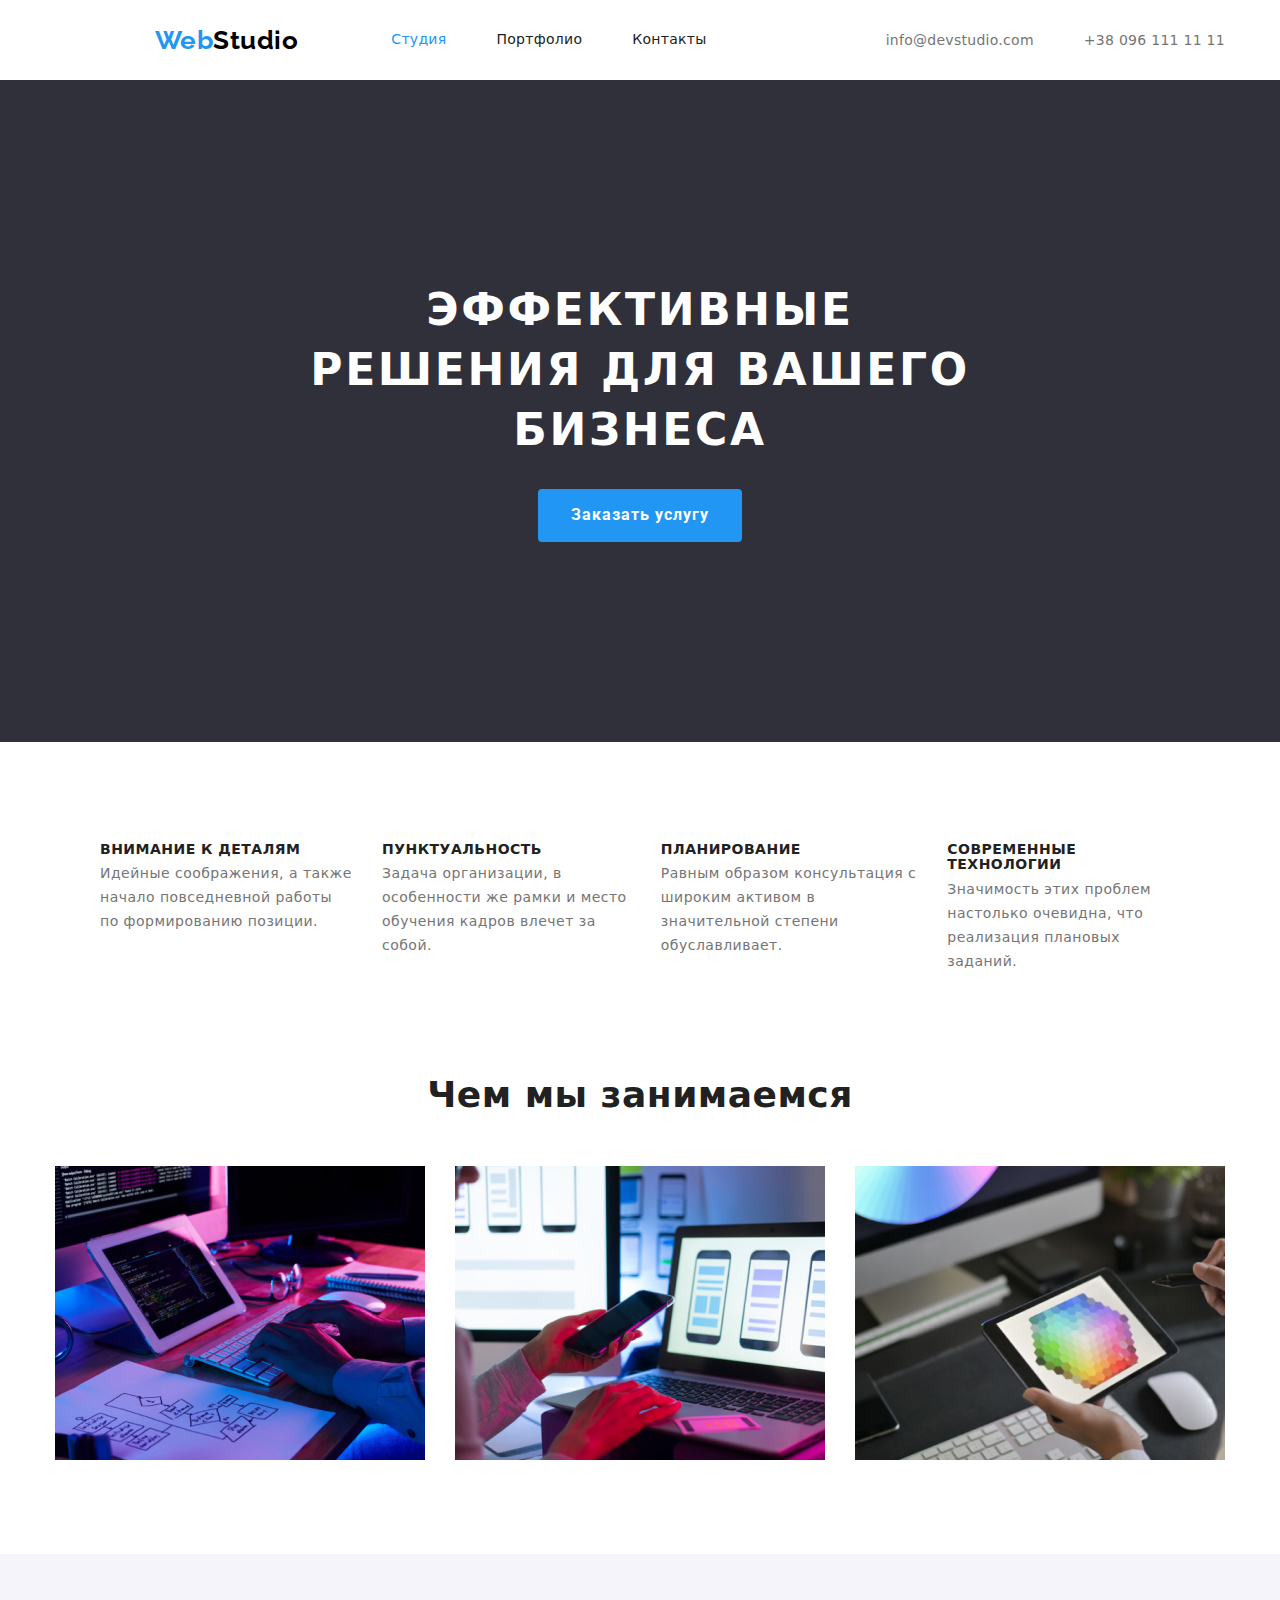
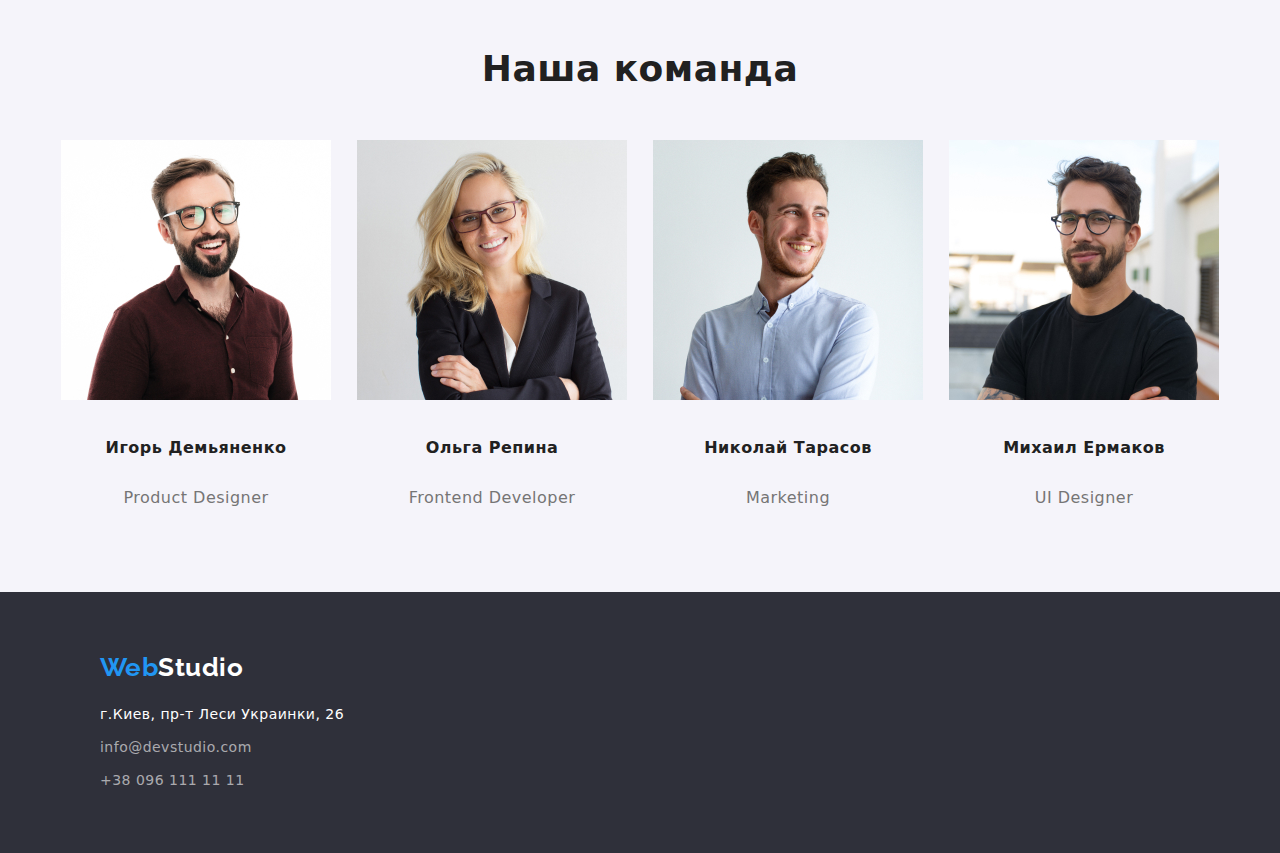
<file: index.html>
<!DOCTYPE html>
<html lang="ru">

<head>
    <meta charset="UTF-8" />
    <meta http-equiv="X-UA-Compatible" content="IE=edge" />
    <meta name="viewport" content="width=device-width, initial-scale=1.0" />
    <title>Студия</title>
    <link rel="preconnect" href="https://fonts.googleapis.com" />
    <link rel="preconnect" href="https://fonts.gstatic.com" crossorigin />
    <link rel="stylesheet"
        href="https://fonts.googleapis.com/css2?family=Raleway:wght@700&family=Roboto:wght@400;500;700;900&display=swap" />
    <link rel="stylesheet" href="./WebStudio-css/styles.css" />
    <link rel="stylesheet" href="./modern-normalize.css" />
</head>

<body>
    <!-- Шапка -->
    <header class="container">
        <nav class="header-nav">
            <a class="logo link" href="./index.html">Web<span class="logo-black">Studio</span></a>
            <ul class="header-nav-list list">
                <li class="header-nav-item">
                    <a class="header-nav-link link current" href="./index.html">Студия</a>
                </li>
                <li class="header-nav-item">
                    <a class="header-nav-link link" href="./portfolio.html">Портфолио</a>
                </li>
                <li class="header-nav-item">
                    <a class="header-nav-link link" href="">Контакты</a>
                </li>
            </ul>
        </nav>
        <ul class="flex-box-container">
            <li class="header-contact-item">
                <a class="header-contact-link link" href="mailto:info@devstudio.com">info@devstudio.com</a>
            </li>
            <li class="header-contact-item">
                <a class="header-contact-link link" href="tel:+380961111111">+38 096 111 11 11</a>
            </li>
        </ul>
    </header>
    <!-- Основной контент -->
    <main>
        <!-- Герой -->
        <section class="hero">
            <h1 class="hero-title">Эффективные решения для вашего бизнеса</h1>
            <button class="hero-btn" type="button">Заказать услугу</button>
        </section>
        <!-- Список преимуществ -->
        <section class="features-section">
            <!-- h2 Преимущества спрятать в css правильно -->
            <h2 hidden>Преимущества</h2>
            <ul class="features-list list">
                <li class="features-item">
                    <h3 class="features-title">Внимание к деталям</h3>
                    <p class="features-text">
                        Идейные соображения, а также начало повседневной работы по
                        формированию позиции.
                    </p>
                </li>
                <li class="features-item">
                    <h3 class="features-title">Пунктуальность</h3>
                    <p class="features-text">
                        Задача организации, в особенности же рамки и место обучения кадров
                        влечет за собой.
                    </p>
                </li>
                <li class="features-item">
                    <h3 class="features-title">Планирование</h3>
                    <p class="features-text">
                        Равным образом консультация с широким активом в значительной
                        степени обуславливает.
                    </p>
                </li>
                <li class="features-item">
                    <h3 class="features-title">Современные технологии</h3>
                    <p class="features-text">
                        Значимость этих проблем настолько очевидна, что реализация
                        плановых заданий.
                    </p>
                </li>
            </ul>
        </section>
        <!-- Список занятий -->
        <section class="work-section">
            <h2 class="section-title">Чем мы занимаемся</h2>
            <ul class="work-list list">
                <li class="work-item">
                    <img src="./images/img.jpg" alt="сотрудник создает программу" width="370" height="294" />
                </li>
                <li class="work-item">
                    <img src="./images/img2.jpg" alt="сотрудник создает мобильное приложение" width="370"
                        height="294" />
                </li>
                <li class="work-item">
                    <img src="./images/img3.jpg" alt="веб-дизайнер выбирает палитру" width="370" height="294" />
                </li>
            </ul>
        </section>
        <!-- Команда -->
        <section class="team-section">
            <h2 class="section-title">Наша команда</h2>
            <ul class="team-list list">
                <li class="team-item">
                    <img src="./images/img4.jpg" alt="фото Игоря Демьяненко" width="270" height="260" />
                    <h3 class="team-worker">Игорь Демьяненко</h3>
                    <p class="team-profession" lang="en">Product Designer</p>
                </li>
                <li class="team-item">
                    <img src="./images/img5.jpg" alt="фото Ольги Репиной" width="270" height="260" />
                    <h3 class="team-worker">Ольга Репина</h3>
                    <p class="team-profession" lang="en">Frontend Developer</p>
                </li>
                <li class="team-item">
                    <img src="./images/img6.jpg" alt="фото Николая Тарасова" width="270" height="260" />
                    <h3 class="team-worker">Николай Тарасов</h3>
                    <p class="team-profession" lang="en">Marketing</p>
                </li>
                <li class="team-item">
                    <img src="./images/img7.jpg" alt="фото Михаила Ермакова" width="270" height="260" />
                    <h3 class="team-worker">Михаил Ермаков</h3>
                    <p class="team-profession" lang="en">UI Designer</p>
                </li>
            </ul>
        </section>
    </main>
    <!-- Подвал -->
    <footer class="footer">
        <a class="logo link" href="./index.html">Web<span class="logo-white">Studio</span></a>
        <!-- Список контактов -->
        <address class="footer-contact">
            <ul class="footer-contact-list list">
                <li class="footer-contact-item">
                    <a class="footer-contact-link address link" href="https://goo.gl/maps/CdvJLRiEL6Q8Smko8"
                        target="_blank" rel="noreferrer noopener">г.Киев, пр-т Леси Украинки, 26</a>
                </li>
                <li class="footer-contact-item">
                    <a class="footer-contact-link link" href="mailto:info@devstudio.com">info@devstudio.com</a>
                </li>
                <li class="footer-contact-item">
                    <a class="footer-contact-link link" href="tel:+380961111111">+38 096 111 11 11</a>
                </li>
            </ul>
        </address>
    </footer>
</body>

</html>
</file>
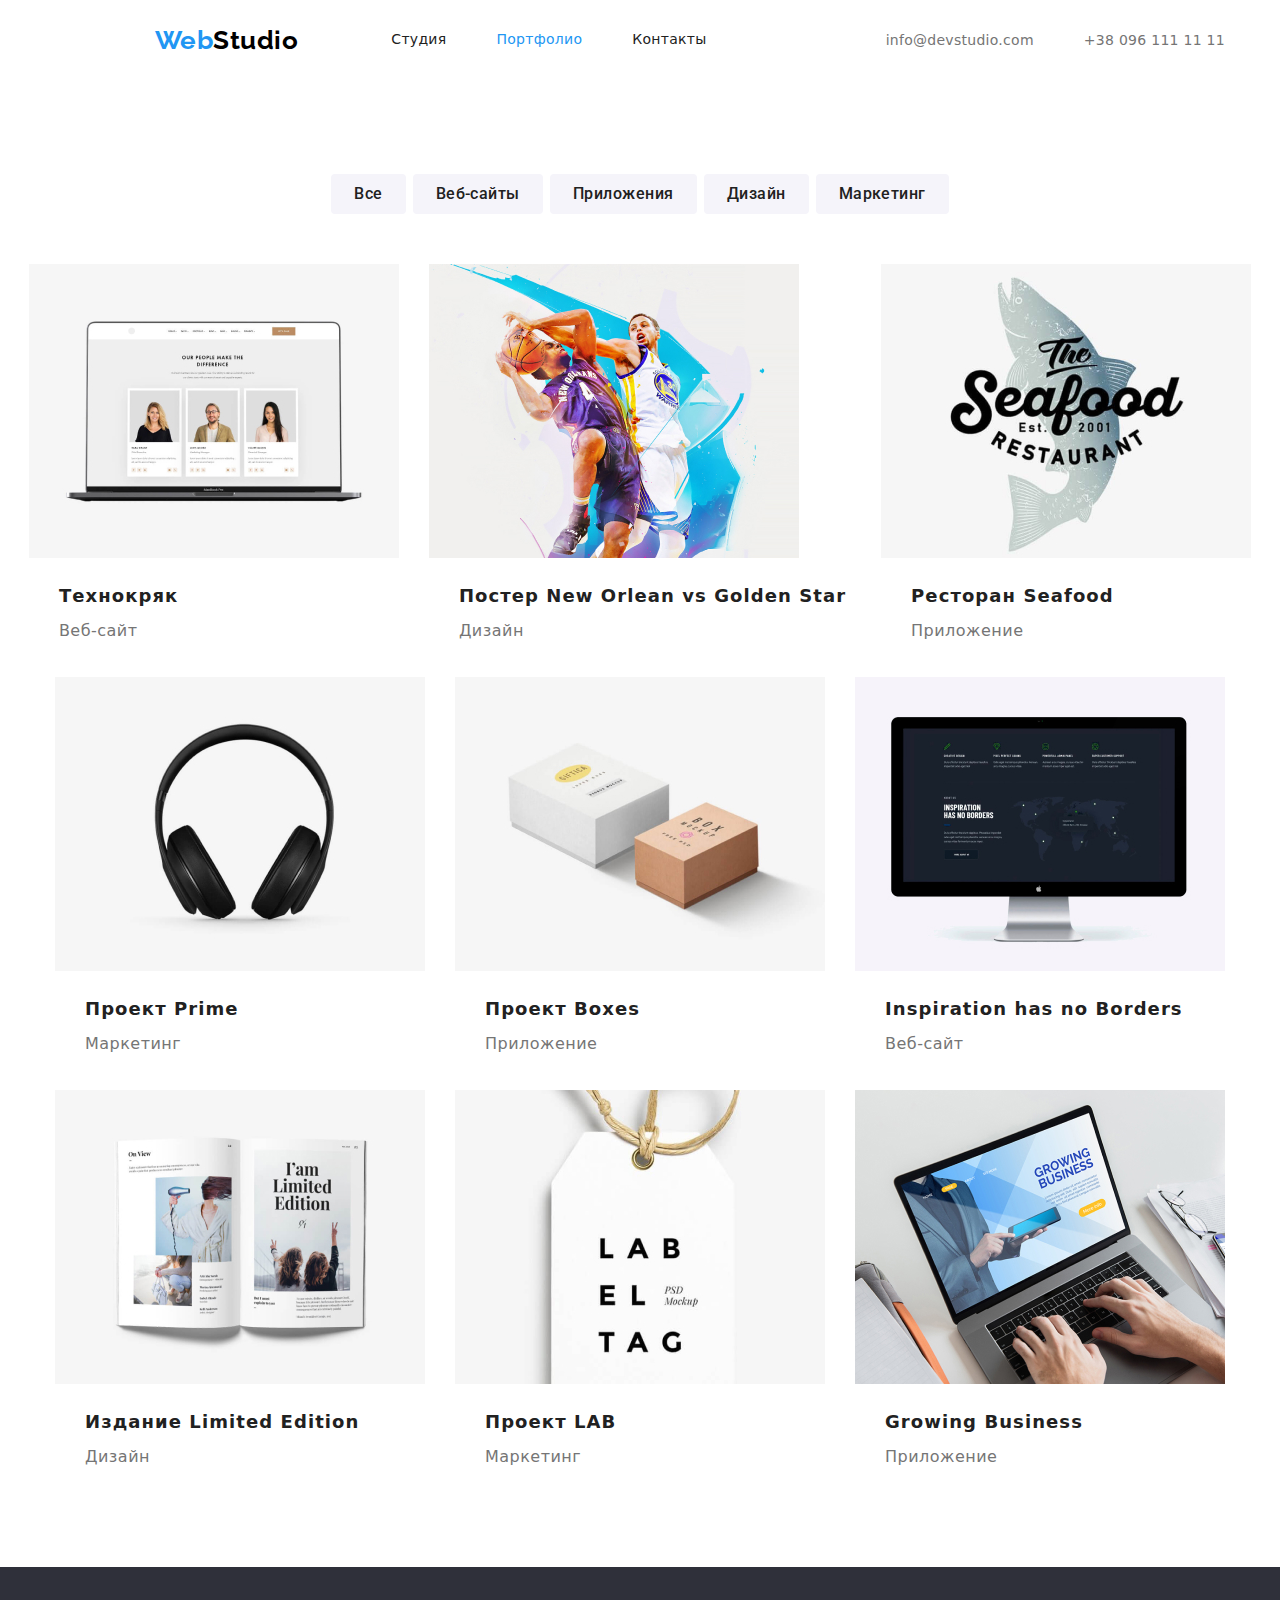
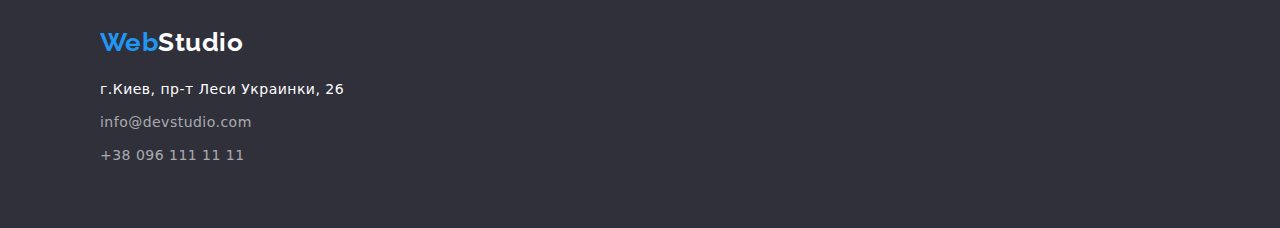
<file: portfolio.html>
<!DOCTYPE html>
<html lang="ru">

<head>
    <meta charset="UTF-8" />
    <meta http-equiv="X-UA-Compatible" content="IE=edge" />
    <meta name="viewport" content="width=device-width, initial-scale=1.0" />
    <title>Портфолио</title>
    <link rel="preconnect" href="https://fonts.googleapis.com" />
    <link rel="preconnect" href="https://fonts.gstatic.com" crossorigin />
    <link rel="stylesheet"
        href="https://fonts.googleapis.com/css2?family=Raleway:wght@700&family=Roboto:wght@400;500;700;900&display=swap" />
    <link rel="stylesheet" href="./WebStudio-css/styles.css" />
    <link rel="stylesheet" href="./modern-normalize.css">
</head>

<body>
    <!-- Шапка -->
    <header class="container">
        <nav class="header-nav">
            <a class="logo link" href="./index.html">Web<span class="logo-black">Studio</span></a>
            <ul class="header-nav-list list">
                <li class="header-nav-item">
                    <a class="header-nav-link link" href="./index.html">Студия</a>
                </li>
                <li class="header-nav-item">
                    <a class="header-nav-link link current" href="./portfolio.html">Портфолио</a>
                </li>
                <li class="header-nav-item">
                    <a class="header-nav-link link" href="">Контакты</a>
                </li>
            </ul>
        </nav>
        <ul class="flex-box-container">
            <li class="header-contact-item">
                <a class="header-contact-link link" href="mailto:info@devstudio.com">info@devstudio.com</a>
            </li>
            <li class="header-contact-item">
                <a class="header-contact-link link" href="tel:+380961111111">+38 096 111 11 11</a>
            </li>
        </ul>
    </header>
    <!-- Основной контент -->
    <main>
        <section class="portfolio-section">
            <h1 hidden>Примеры работ</h1>
            <ul class="portfolio-btn-list list">
                <li class="portfolio-btn-item">
                    <button class="portfolio-btn" type="button">Все</button>
                </li>
                <li class="portfolio-btn-item">
                    <button class="portfolio-btn" type="button">Веб-сайты</button>
                </li>
                <li class="portfolio-btn-item">
                    <button class="portfolio-btn" type="button">Приложения</button>
                </li>
                <li class="portfolio-btn-item">
                    <button class="portfolio-btn" type="button">Дизайн</button>
                </li>
                <li class="portfolio-btn-item">
                    <button class="portfolio-btn" type="button">Маркетинг</button>
                </li>
            </ul>
            <ul class="portfolio-list list">
                <li class="portfolio-item">
                    <img src="/images/img8.jpg" alt="открытый ноутбук с сайтом Технокряк" width="370" height="294" />
                    <h2 class="portfolio-list-title">Технокряк</h2>
                    <p class="portfolio-list-text">Веб-сайт</p>
                </li>
                <li class="portfolio-item">
                    <img src="/images/img9.jpg" alt="парни играют в баскетбол" width="370" height="294" />
                    <h2 class="portfolio-list-title">Постер New Orlean vs Golden Star</h2>
                    <p class="portfolio-list-text">Дизайн</p>
                </li>
                <li class="portfolio-item">
                    <img src="/images/img10.jpg" alt="логотип ресторана Seafood" width="370" height="294" />
                    <h2 class="portfolio-list-title">Ресторан Seafood</h2>
                    <p class="portfolio-list-text">Приложение</p>
                </li>
                <li class="portfolio-item">
                    <img src="/images/img11.jpg" alt="наушники" width="370" height="294" />
                    <h2 class="portfolio-list-title">Проект Prime</h2>
                    <p class="portfolio-list-text">Маркетинг</p>
                </li>
                <li class="portfolio-item">
                    <img src="/images/img12.jpg" alt="две коробки" width="370" height="294" />
                    <h2 class="portfolio-list-title">Проект Boxes</h2>
                    <p class="portfolio-list-text">Приложение</p>
                </li>
                <li class="portfolio-item">
                    <img src="/images/img13.jpg" alt="компьютерный монитор" width="370" height="294" />
                    <h2 class="portfolio-list-title">Inspiration has no Borders</h2>
                    <p class="portfolio-list-text">Веб-сайт</p>
                </li>
                <li class="portfolio-item">
                    <img src="/images/img14.jpg" alt="открытый журнал" width="370" height="294" />
                    <h2 class="portfolio-list-title">Издание Limited Edition</h2>
                    <p class="portfolio-list-text">Дизайн</p>
                </li>
                <li class="portfolio-item">
                    <img src="/images/img15.jpg" alt="этикетка LAB" width="370" height="294" />
                    <h2 class="portfolio-list-title">Проект LAB</h2>
                    <p class="portfolio-list-text">Маркетинг</p>
                </li>
                <li class="portfolio-item">
                    <img src="/images/img16.jpg" alt="человек работает на макбуке" width="370" height="294" />
                    <h2 class="portfolio-list-title">Growing Business</h2>
                    <p class="portfolio-list-text">Приложение</p>
                </li>
            </ul>
        </section>
    </main>
    <!-- Подвал -->
    <footer class="footer">
        <a class="logo link" href="./index.html">Web<span class="logo-white">Studio</span></a>
        <!-- Список контактов -->
        <address class="footer-contact">
            <ul class="footer-contact-list list">
                <li class="footer-contact-item">
                    <a class="footer-contact-link address link" href="https://goo.gl/maps/CdvJLRiEL6Q8Smko8"
                        target="_blank" rel="noreferrer noopener">г.Киев, пр-т Леси Украинки, 26</a>
                </li>
                <li class="footer-contact-item">
                    <a class="footer-contact-link link" href="mailto:info@devstudio.com">info@devstudio.com</a>
                </li>
                <li class="footer-contact-item">
                    <a class="footer-contact-link link" href="tel:+380961111111">+38 096 111 11 11</a>
                </li>
            </ul>
        </address>
    </footer>
</body>

</html>
</file>
<file: WebStudio-css/styles.css>
:root {
    --primary-text-color: #212121;
    --secondary-text-color: #757575;
    --white-text-color: #ffffff;
    --accent-color: #2196f3;
    --black-logo-color: #000000;
    --footer-text-color: rgba(255, 255, 255, 0.6);
    --white-background-color: #ffffff;
    --hero-background-color: #2f303a;
    --team-background-color: #f5f4fa;
}

body {
    font-family: "Roboto", sans-serif;
    letter-spacing: 0.03em;
    background-color: var(--white-background-color);
    color: var(--primary-text-color);
}

/* убираем точки списков */
.list {
    list-style: none;
}

/* убираем подчеркивание ссылок */
.link {
    text-decoration: none;
}

/* глобальный сброс margin, padding */
h1,
h2,
h3,
h4,
h5,
h6,
p {
    margin: 0;
}

/* Класс для обнуления базовых свойств у списков (ul) */
.list {
    list-style: none;
    padding-left: 0;
    margin: 0;
}

/* Класс для обнуления базовых свойств у ссылок */
.link {
    text-decoration: none;
    color: inherit;
}

/* Свойства для корректного отображения картинок */
img {
    display: block;
    max-width: 100%;
    height: auto;
}

.container {
    display: flex;
    width: 1200px;
    padding-left: 15px;
    padding-right: 15px;
    margin-left: auto;
    margin-right: auto;
}

.flex-box-container {
    display: flex;
    align-items: center;
    margin-left: auto;

}

.logo {
    font-family: "Raleway", sans-serif;
    font-weight: 700;
    font-size: 26px;
    line-height: 1.19;
    color: var(--accent-color);
    align-items: center;
    text-align: center;
    padding-left: 100px;
}

.section-title {
    font-weight: 700;
    font-size: 36px;
    line-height: 1.17;
    text-align: center;
    color: var(--primary-text-color);
}

.footer-contact-link {
    font-style: normal;
    font-size: 14px;
    line-height: 1.71;
    color: var(--footer-text-color);
}

.footer-contact-link:hover,
.footer-contact-link:focus {
    color: var(--accent-color);
}

/* ------------ШАПКА-------------- */

.header {
    border-bottom: 1px solid #ececec;
}

.nav-flex {
    display: flex;
    align-items: center;
}

.header-nav {
    display: flex;
    align-items: center;
}

.logo-black {
    color: var(--black-logo-color);
}

.header-nav-list {
    display: flex;
    margin-left: 93px;
}

.header-nav-item:not(:last-child) {
    margin-right: 50px;
}

.header-nav-link {
    display: block;
    padding-top: 32px;
    padding-bottom: 32px;

    font-weight: 500;
    font-size: 14px;
    line-height: 1.14;
    letter-spacing: 0.02em;
    color: var(--primary-text-color);
}

.header-contact-list {
    display: flex;
    margin-left: auto;
}

.header-contact-item {
    display: flex;
    align-items: center;
    margin-left: 50px;
}

.header-contact-link {
    font-weight: 500;
    font-size: 14px;
    line-height: 16px;
    letter-spacing: 0.02em;
    color: var(--secondary-text-color);
}

.header-nav-link:hover {
    color: #2196F3;
}

.header-contact-link:hover {
    color: #2196F3;
}

.header-nav-link:focus {
    color: #212121;
}

.header-contact-link {
    display: flex;
}

.li {
    display: flex;
    text-align: center;

}

ul.header-contact-list.list {
    justify-content: flex-end;
}

.header-contact-link:focus {
    color: var(--accent-color);
}

.header-nav-link.current {
    color: var(--accent-color);
}

/* ------------ГЕРОЙ-------------- */

.hero {
    padding-top: 200px;
    padding-bottom: 200px;

    background-color: var(--hero-background-color);
    text-align: center;
}

.hero-title {
    margin-bottom: 30px;
    margin-left: auto;
    margin-right: auto;
    max-width: 696px;

    font-weight: 900;
    font-size: 44px;
    line-height: 1.36;
    letter-spacing: 0.06em;
    text-transform: uppercase;
    color: var(--white-text-color);
}

.hero-btn {
    display: inline-block;
    min-width: 200px;
    border-radius: 4px;
    border: 1px solid transparent;
    padding: 10px 32px;

    font-family: "Roboto", sans-serif;
    font-weight: 700;
    font-size: 16px;
    line-height: 1.88;
    align-items: center;
    text-align: center;
    letter-spacing: 0.06em;
    background-color: var(--accent-color);
    color: var(--white-text-color);
    cursor: pointer;
}

.hero-btn:hover,
.hero-btn:focus {
    background-color: var(--white-text-color);
    color: var(--accent-color);
}

/* ------------ПРЕИМУЩЕСТВА-------------- */

.features-section {
    /* padding-top: 100px; */
    /* padding-bottom: 100px; */
    margin: 100px;
}

.features-list {
    display: flex;
}

.features-item:not(:last-child) {
    margin-right: 30px;
    max-width: 270px;
}

.features-title {
    margin-bottom: 5px;

    font-weight: 700;
    font-size: 14px;
    line-height: 1.14;
    text-transform: uppercase;
}

.features-text {
    font-size: 14px;
    line-height: 1.71;
    color: var(--secondary-text-color);
}

/* ------------СПИСОК ЗАНЯТИЙ-------------- */

.work-section {
    padding-bottom: 94px;
}

.work-list {
    display: flex;
    justify-content: center;
}

.work-item:not(:last-child) {
    margin-right: 30px;
}

.section-title {
    margin-bottom: 50px;
}


/* ----------------КОМАНДА----------------- */

.team-section {
    padding-top: 94px;
    padding-bottom: 94px;

    background-color: var(--team-background-color);
}

.team-list {
    display: flex;
    justify-content: center;
}

.team-item:not(:last-child) {
    margin-right: 26px;
}

.team-workers {
    padding: 30px 0px;
}

.team-worker {
    font-weight: 700;
    font-size: 16px;
    line-height: 6;
    text-align: center;
}

.team-profession {
    margin-top: 1px;

    font-size: 16px;
    line-height: 1px;
    text-align: center;
    color: var(--secondary-text-color);
}

/* ----------------ПОДВАЛ----------------- */
.footer {
    padding-top: 60px;
    padding-bottom: 60px;

    background-color: var(--hero-background-color);
}

.logo-white {
    color: var(--white-text-color);
}

.footer-contact {
    margin-top: 20px;
}

.footer-contact-link.address {
    color: var(--white-text-color);
}

.footer-contact-item,
.footer-contact-item {
    margin-top: 9px;
}

/* ---------------------------------------------- */
/* --------------------ПОРТФОЛИО----------------- */
/* ---------------------------------------------- */

.portfolio-section {
    padding-top: 94px;
    padding-bottom: 94px;
}

.portfolio-btn-list {
    display: flex;
    justify-content: center;
    margin-bottom: 50px;
}

.portfolio-btn-item:not(:last-child) {
    margin-right: 7px;
}

.portfolio-btn {
    display: inline-block;
    min-width: 73px;
    border-radius: 4px;
    border: 1px solid transparent;
    padding: 6px 22px;

    font-family: "Roboto", sans-serif;
    font-weight: 500;
    font-size: 16px;
    line-height: 1.63;
    letter-spacing: 0.03em;
    text-align: center;
    background-color: var(--team-background-color);
    color: var(--primary-text-color);
    cursor: pointer;
}

.portfolio-btn:hover,
.portfolio-btn:focus {
    background-color: var(--accent-color);
    color: var(--white-text-color);
}

.portfolio-list {
    display: flex;
    flex-wrap: wrap;
    margin: -15px;
    justify-content: center;
}

.portfolio-item {
    margin: 15px;
}

.portfolio-border {
    border: 1px solid #eeeeee;
    border-top: transparent;
    padding: 20px 24px;
}

.portfolio-list-title {
    padding-left: 30px;
    padding-top: 20px;
    padding-right: 5px;
    padding-bottom: 1px;
    border-bottom: 50px;
    border-left: 50px;
    border-right: 50px;

    font-weight: 700;
    font-size: 18px;
    line-height: 2;
    letter-spacing: 0.06em;
}

.portfolio-list-text {
    padding-left: 30px;
    font-size: 16px;
    line-height: 1.87;
    color: var(--secondary-text-color);

    padding-left: 30px;
    padding-top: 1px;
    padding-right: 5px;
    padding-bottom: 1px;
    border-bottom: 50px;
    border-left: 50px;
    border-right: 50px;
}

.footer-contact-list {
    padding-left: 100px;
}

/* .portfolio-bootom {
    margin-top: 100px;
    background-color: red;
} */
</file>
